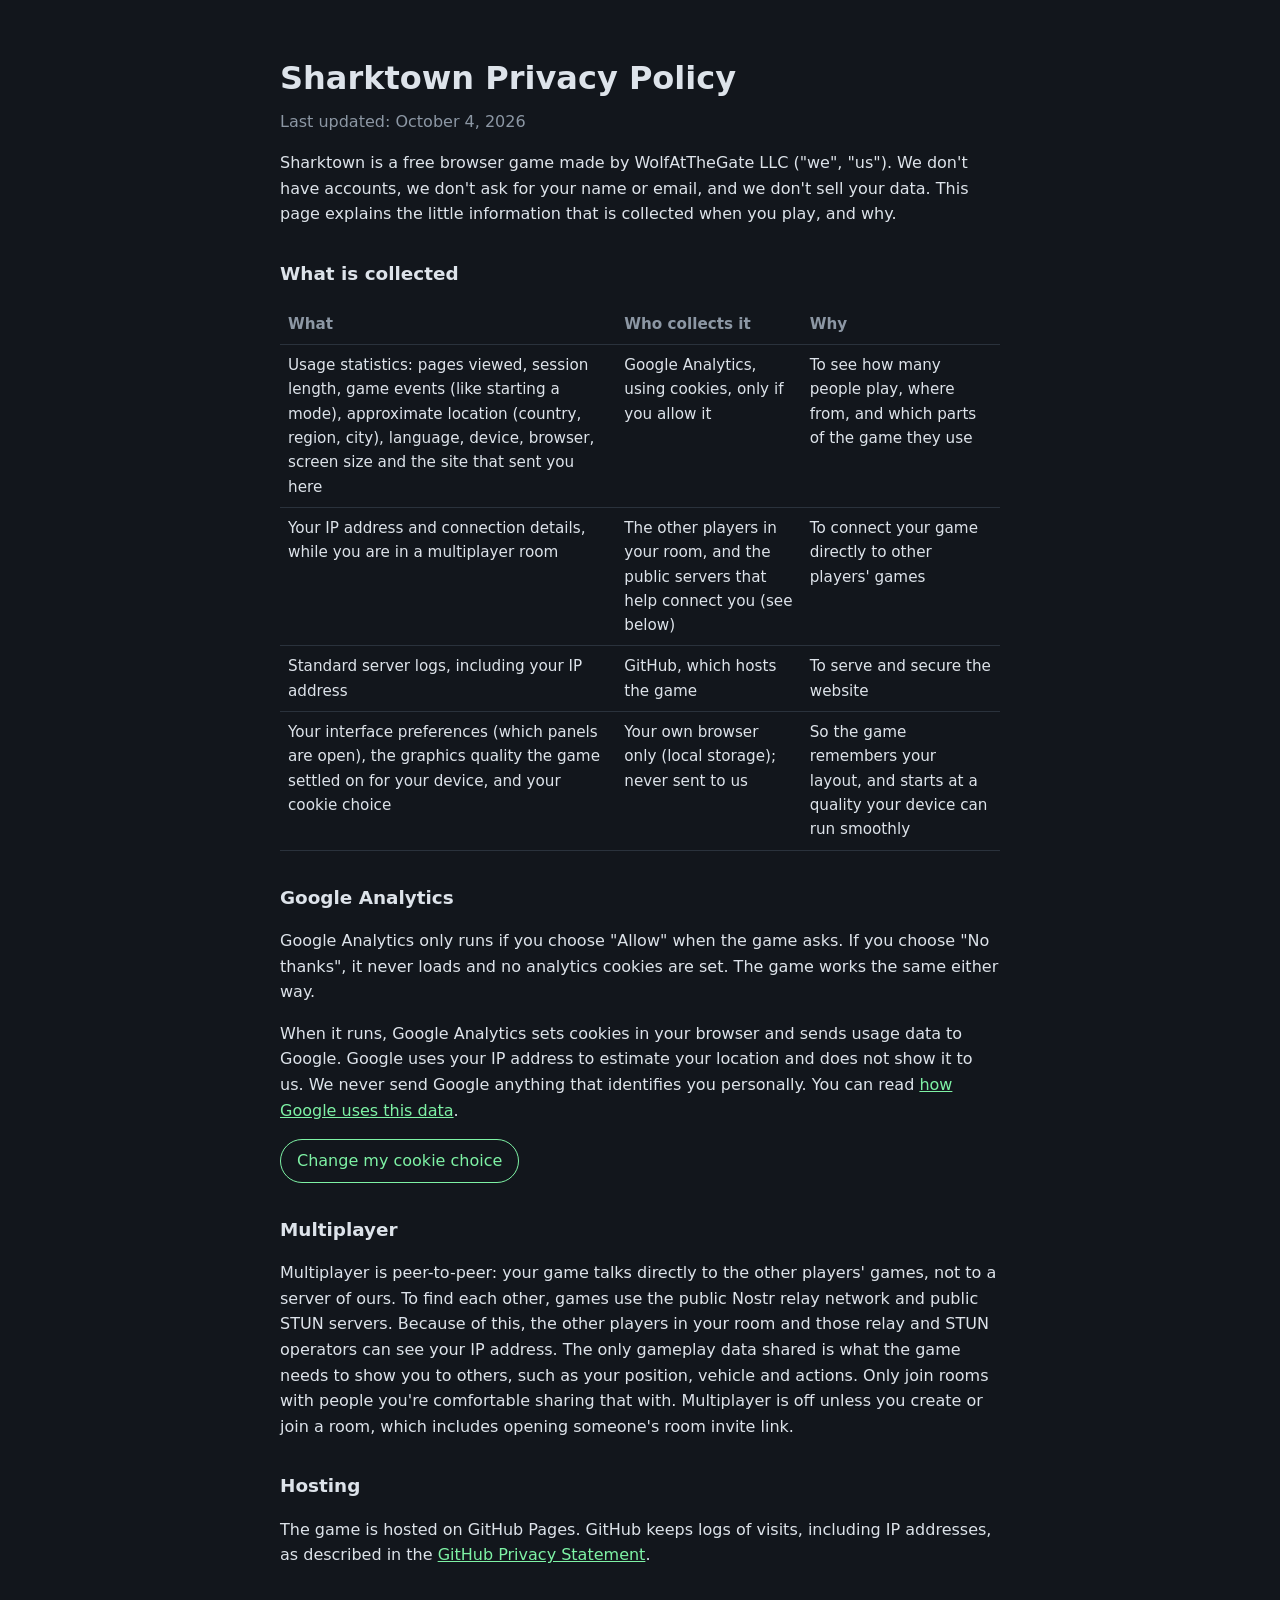
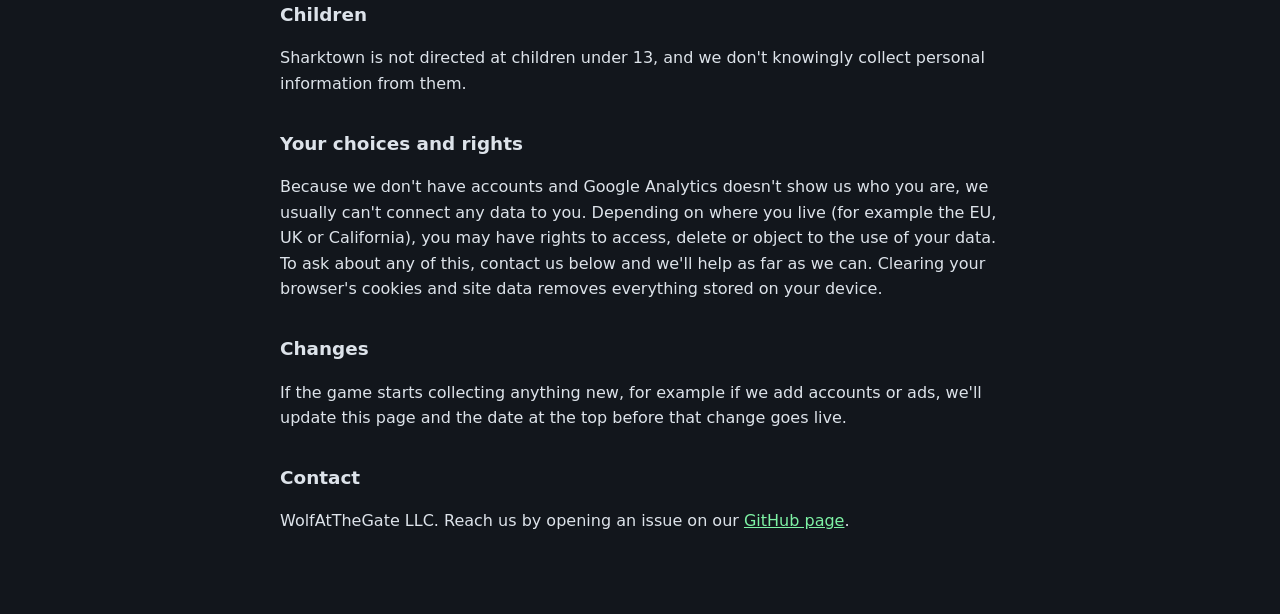
<file: privacy.html>
<!doctype html>
<html lang="en">
  <head>
    <meta charset="UTF-8" />
    <meta name="viewport" content="width=device-width, initial-scale=1.0" />
    <title>Sharktown Privacy Policy</title>
    <!-- Static page, served as-is from public/ next to the game. Keep it in
         step with what the build actually collects: if analytics, storage or
         networking change (core/Analytics.js, ui/Panels.js, net/Network.js),
         this page and its "Last updated" date change with them. -->
    <style>
      :root {
        --bg: #12161c;
        --fg: #dde3ea;
        --muted: #8c97a4;
        --accent: #7ef2a5;
      }
      body {
        margin: 0;
        background: var(--bg);
        color: var(--fg);
        font: 16px/1.6 system-ui, -apple-system, 'Segoe UI', sans-serif;
      }
      main {
        max-width: 720px;
        margin: 0 auto;
        padding: 32px 16px 64px;
      }
      h1 {
        margin-bottom: 4px;
      }
      h2 {
        margin-top: 32px;
        font-size: 1.15rem;
      }
      .updated {
        color: var(--muted);
        margin-top: 0;
      }
      a {
        color: var(--accent);
      }
      table {
        width: 100%;
        border-collapse: collapse;
        font-size: 0.95rem;
      }
      th,
      td {
        text-align: left;
        vertical-align: top;
        padding: 8px;
        border-bottom: 1px solid #2a323c;
      }
      th {
        color: var(--muted);
        font-weight: 600;
      }
      button {
        cursor: pointer;
        border: 1px solid var(--accent);
        border-radius: 999px;
        padding: 8px 16px;
        font: inherit;
        color: var(--accent);
        background: transparent;
        margin-right: 8px;
      }
    </style>
  </head>
  <body>
    <main>
      <h1>Sharktown Privacy Policy</h1>
      <p class="updated">Last updated: October 4, 2026</p>

      <p>
        Sharktown is a free browser game made by WolfAtTheGate LLC ("we", "us"). We don't have accounts,
        we don't ask for your name or email, and we don't sell your data. This page explains the little
        information that is collected when you play, and why.
      </p>

      <h2>What is collected</h2>
      <table>
        <tr>
          <th>What</th>
          <th>Who collects it</th>
          <th>Why</th>
        </tr>
        <tr>
          <td>
            Usage statistics: pages viewed, session length, game events (like starting a mode), approximate
            location (country, region, city), language, device, browser, screen size and the site that sent
            you here
          </td>
          <td>Google Analytics, using cookies, only if you allow it</td>
          <td>To see how many people play, where from, and which parts of the game they use</td>
        </tr>
        <tr>
          <td>Your IP address and connection details, while you are in a multiplayer room</td>
          <td>The other players in your room, and the public servers that help connect you (see below)</td>
          <td>To connect your game directly to other players' games</td>
        </tr>
        <tr>
          <td>Standard server logs, including your IP address</td>
          <td>GitHub, which hosts the game</td>
          <td>To serve and secure the website</td>
        </tr>
        <tr>
          <td>Your interface preferences (which panels are open), the graphics quality the game settled on for your device, and your cookie choice</td>
          <td>Your own browser only (local storage); never sent to us</td>
          <td>So the game remembers your layout, and starts at a quality your device can run smoothly</td>
        </tr>
      </table>

      <h2>Google Analytics</h2>
      <p>
        Google Analytics only runs if you choose "Allow" when the game asks. If you choose "No thanks", it
        never loads and no analytics cookies are set. The game works the same either way.
      </p>
      <p>
        When it runs, Google Analytics sets cookies in your browser and sends usage data to Google. Google
        uses your IP address to estimate your location and does not show it to us. We never send Google
        anything that identifies you personally. You can read
        <a href="https://policies.google.com/technologies/partner-sites" target="_blank" rel="noopener noreferrer"
          >how Google uses this data</a
        >.
      </p>
      <p>
        <button id="reset-consent" type="button">Change my cookie choice</button>
        <span id="reset-consent-done" hidden>Done. The game will ask again next time you open it.</span>
      </p>

      <h2>Multiplayer</h2>
      <p>
        Multiplayer is peer-to-peer: your game talks directly to the other players' games, not to a server
        of ours. To find each other, games use the public Nostr relay network and public STUN servers.
        Because of this, the other players in your room and those relay and STUN operators can see your IP
        address. The only gameplay data shared is what the game needs to show you to others, such as your
        position, vehicle and actions. Only join rooms with people you're comfortable sharing that with.
        Multiplayer is off unless you create or join a room, which includes opening someone's room invite
        link.
      </p>

      <h2>Hosting</h2>
      <p>
        The game is hosted on GitHub Pages. GitHub keeps logs of visits, including IP addresses, as described
        in the
        <a
          href="https://docs.github.com/en/site-policy/privacy-policies/github-general-privacy-statement"
          target="_blank"
          rel="noopener noreferrer"
          >GitHub Privacy Statement</a
        >.
      </p>

      <h2>Children</h2>
      <p>
        Sharktown is not directed at children under 13, and we don't knowingly collect personal information
        from them.
      </p>

      <h2>Your choices and rights</h2>
      <p>
        Because we don't have accounts and Google Analytics doesn't show us who you are, we usually can't
        connect any data to you. Depending on where you live (for example the EU, UK or California), you may
        have rights to access, delete or object to the use of your data. To ask about any of this, contact us
        below and we'll help as far as we can. Clearing your browser's cookies and site data removes
        everything stored on your device.
      </p>

      <h2>Changes</h2>
      <p>
        If the game starts collecting anything new, for example if we add accounts or ads, we'll update this
        page and the date at the top before that change goes live.
      </p>

      <h2>Contact</h2>
      <p>
        WolfAtTheGate LLC. Reach us by opening an issue on our
        <a href="https://github.com/wolfatthegate/poly-city/issues" target="_blank" rel="noopener noreferrer"
          >GitHub page</a
        >.
      </p>
    </main>
    <script>
      // Same key as CONSENT_KEY in src/core/Analytics.js. Clearing it makes the
      // game ask again; analytics already loaded in an open tab stays until reload.
      document.getElementById('reset-consent').addEventListener('click', () => {
        try {
          localStorage.removeItem('shardtown.analyticsConsent.v1');
        } catch {}
        document.getElementById('reset-consent-done').hidden = false;
      });
    </script>
  </body>
</html>
</file>
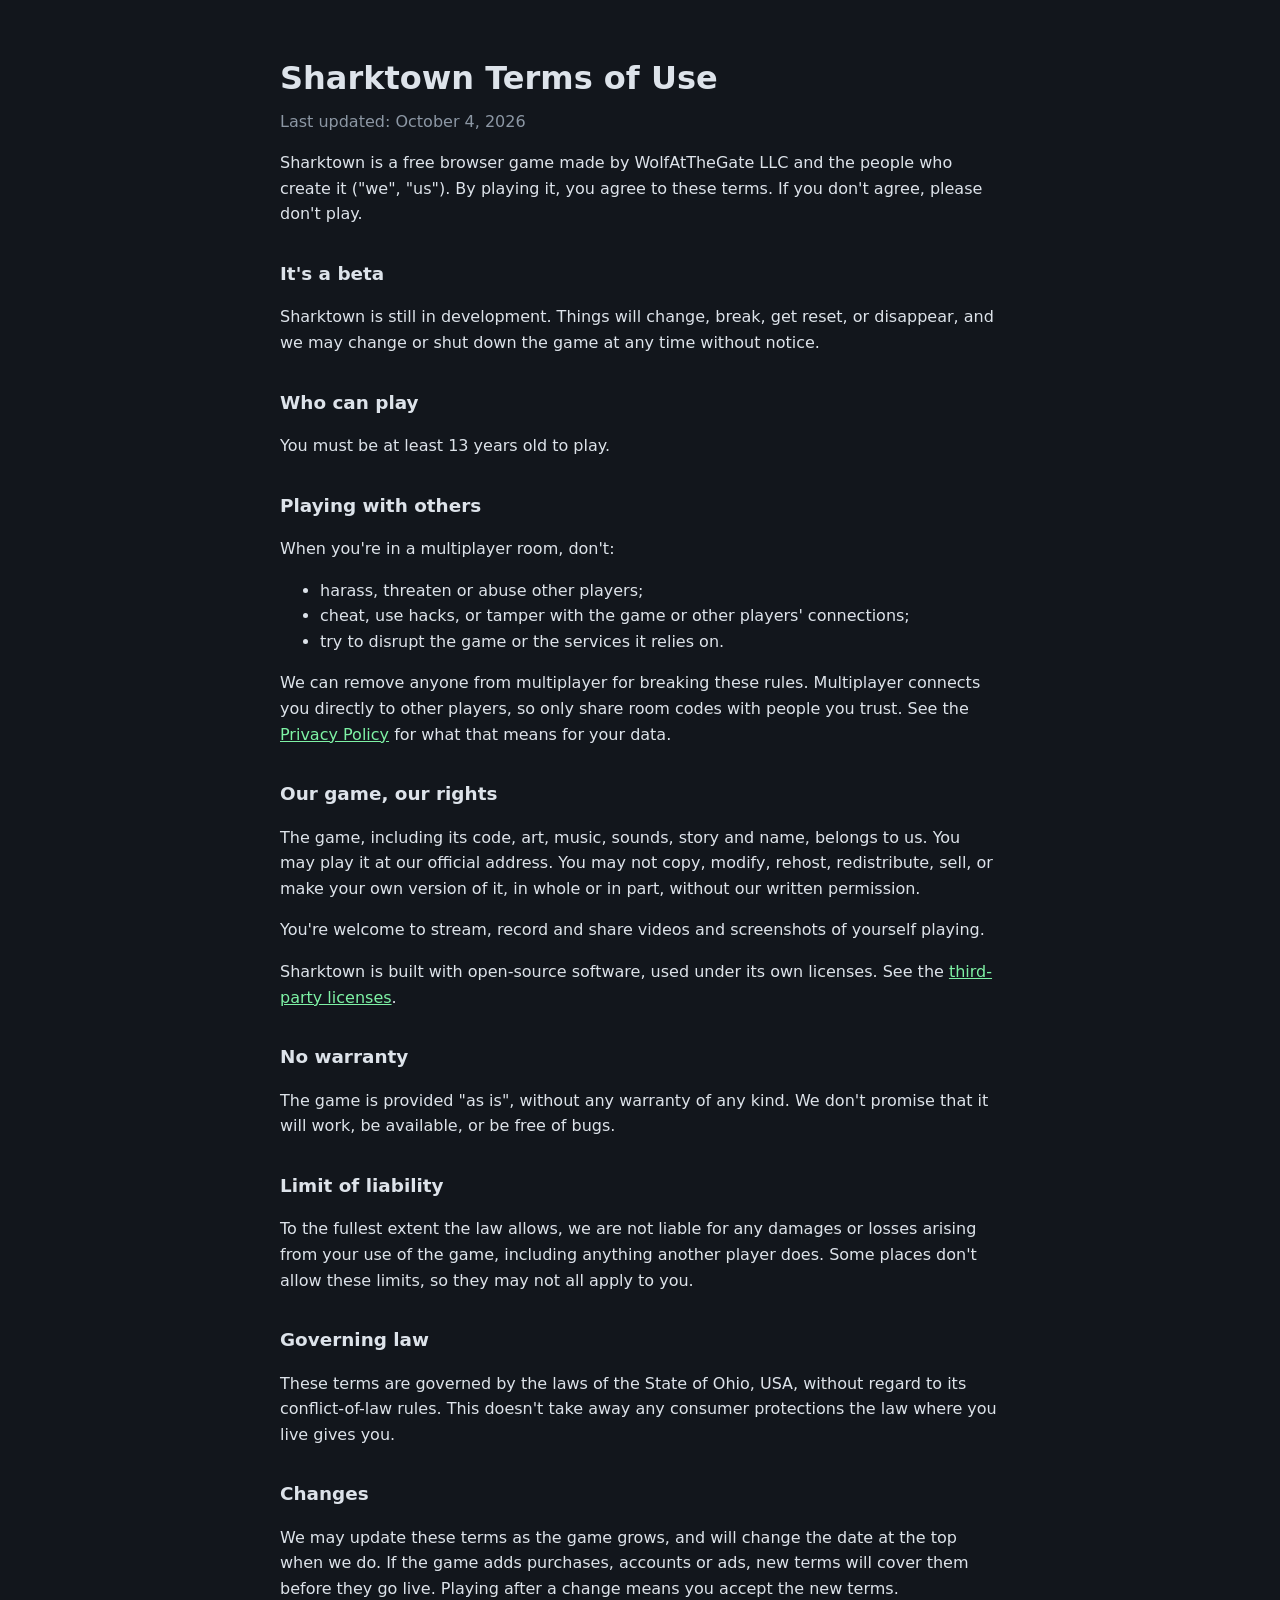
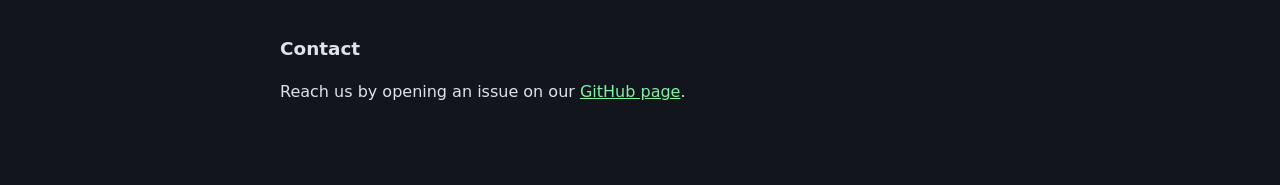
<file: terms.html>
<!doctype html>
<html lang="en">
  <head>
    <meta charset="UTF-8" />
    <meta name="viewport" content="width=device-width, initial-scale=1.0" />
    <title>Sharktown Terms of Use</title>
    <!-- Static page, served as-is from public/ next to the game, alongside
         privacy.html. Written for a free beta: once the game has purchases,
         accounts or ads, this needs replacing with full terms of service. -->
    <style>
      :root {
        --bg: #12161c;
        --fg: #dde3ea;
        --muted: #8c97a4;
        --accent: #7ef2a5;
      }
      body {
        margin: 0;
        background: var(--bg);
        color: var(--fg);
        font: 16px/1.6 system-ui, -apple-system, 'Segoe UI', sans-serif;
      }
      main {
        max-width: 720px;
        margin: 0 auto;
        padding: 32px 16px 64px;
      }
      h1 {
        margin-bottom: 4px;
      }
      h2 {
        margin-top: 32px;
        font-size: 1.15rem;
      }
      .updated {
        color: var(--muted);
        margin-top: 0;
      }
      a {
        color: var(--accent);
      }
    </style>
  </head>
  <body>
    <main>
      <h1>Sharktown Terms of Use</h1>
      <p class="updated">Last updated: October 4, 2026</p>

      <p>
        Sharktown is a free browser game made by WolfAtTheGate LLC and the people who create it ("we", "us"). By playing it,
        you agree to these terms. If you don't agree, please don't play.
      </p>

      <h2>It's a beta</h2>
      <p>
        Sharktown is still in development. Things will change, break, get reset, or disappear, and we may
        change or shut down the game at any time without notice.
      </p>

      <h2>Who can play</h2>
      <p>You must be at least 13 years old to play.</p>

      <h2>Playing with others</h2>
      <p>When you're in a multiplayer room, don't:</p>
      <ul>
        <li>harass, threaten or abuse other players;</li>
        <li>cheat, use hacks, or tamper with the game or other players' connections;</li>
        <li>try to disrupt the game or the services it relies on.</li>
      </ul>
      <p>
        We can remove anyone from multiplayer for breaking these rules. Multiplayer connects you directly to
        other players, so only share room codes with people you trust. See the
        <a href="privacy.html">Privacy Policy</a> for what that means for your data.
      </p>

      <h2>Our game, our rights</h2>
      <p>
        The game, including its code, art, music, sounds, story and name, belongs to us. You may play it at
        our official address. You may not copy, modify, rehost, redistribute, sell, or make your own version of
        it, in whole or in part, without our written permission.
      </p>
      <p>
        You're welcome to stream, record and share videos and screenshots of yourself playing.
      </p>
      <p>
        Sharktown is built with open-source software, used under its own licenses. See the
        <a href="third-party-licenses.txt" target="_blank" rel="noopener noreferrer">third-party licenses</a>.
      </p>

      <h2>No warranty</h2>
      <p>
        The game is provided "as is", without any warranty of any kind. We don't promise that it will work,
        be available, or be free of bugs.
      </p>

      <h2>Limit of liability</h2>
      <p>
        To the fullest extent the law allows, we are not liable for any damages or losses arising from your
        use of the game, including anything another player does. Some places don't allow these limits, so they
        may not all apply to you.
      </p>

      <h2>Governing law</h2>
      <p>
        These terms are governed by the laws of the State of Ohio, USA, without regard to its conflict-of-law
        rules. This doesn't take away any consumer protections the law where you live gives you.
      </p>

      <h2>Changes</h2>
      <p>
        We may update these terms as the game grows, and will change the date at the top when we do. If the
        game adds purchases, accounts or ads, new terms will cover them before they go live. Playing after a
        change means you accept the new terms.
      </p>

      <h2>Contact</h2>
      <p>
        Reach us by opening an issue on our
        <a href="https://github.com/wolfatthegate/poly-city/issues" target="_blank" rel="noopener noreferrer"
          >GitHub page</a
        >.
      </p>
    </main>
  </body>
</html>
</file>
